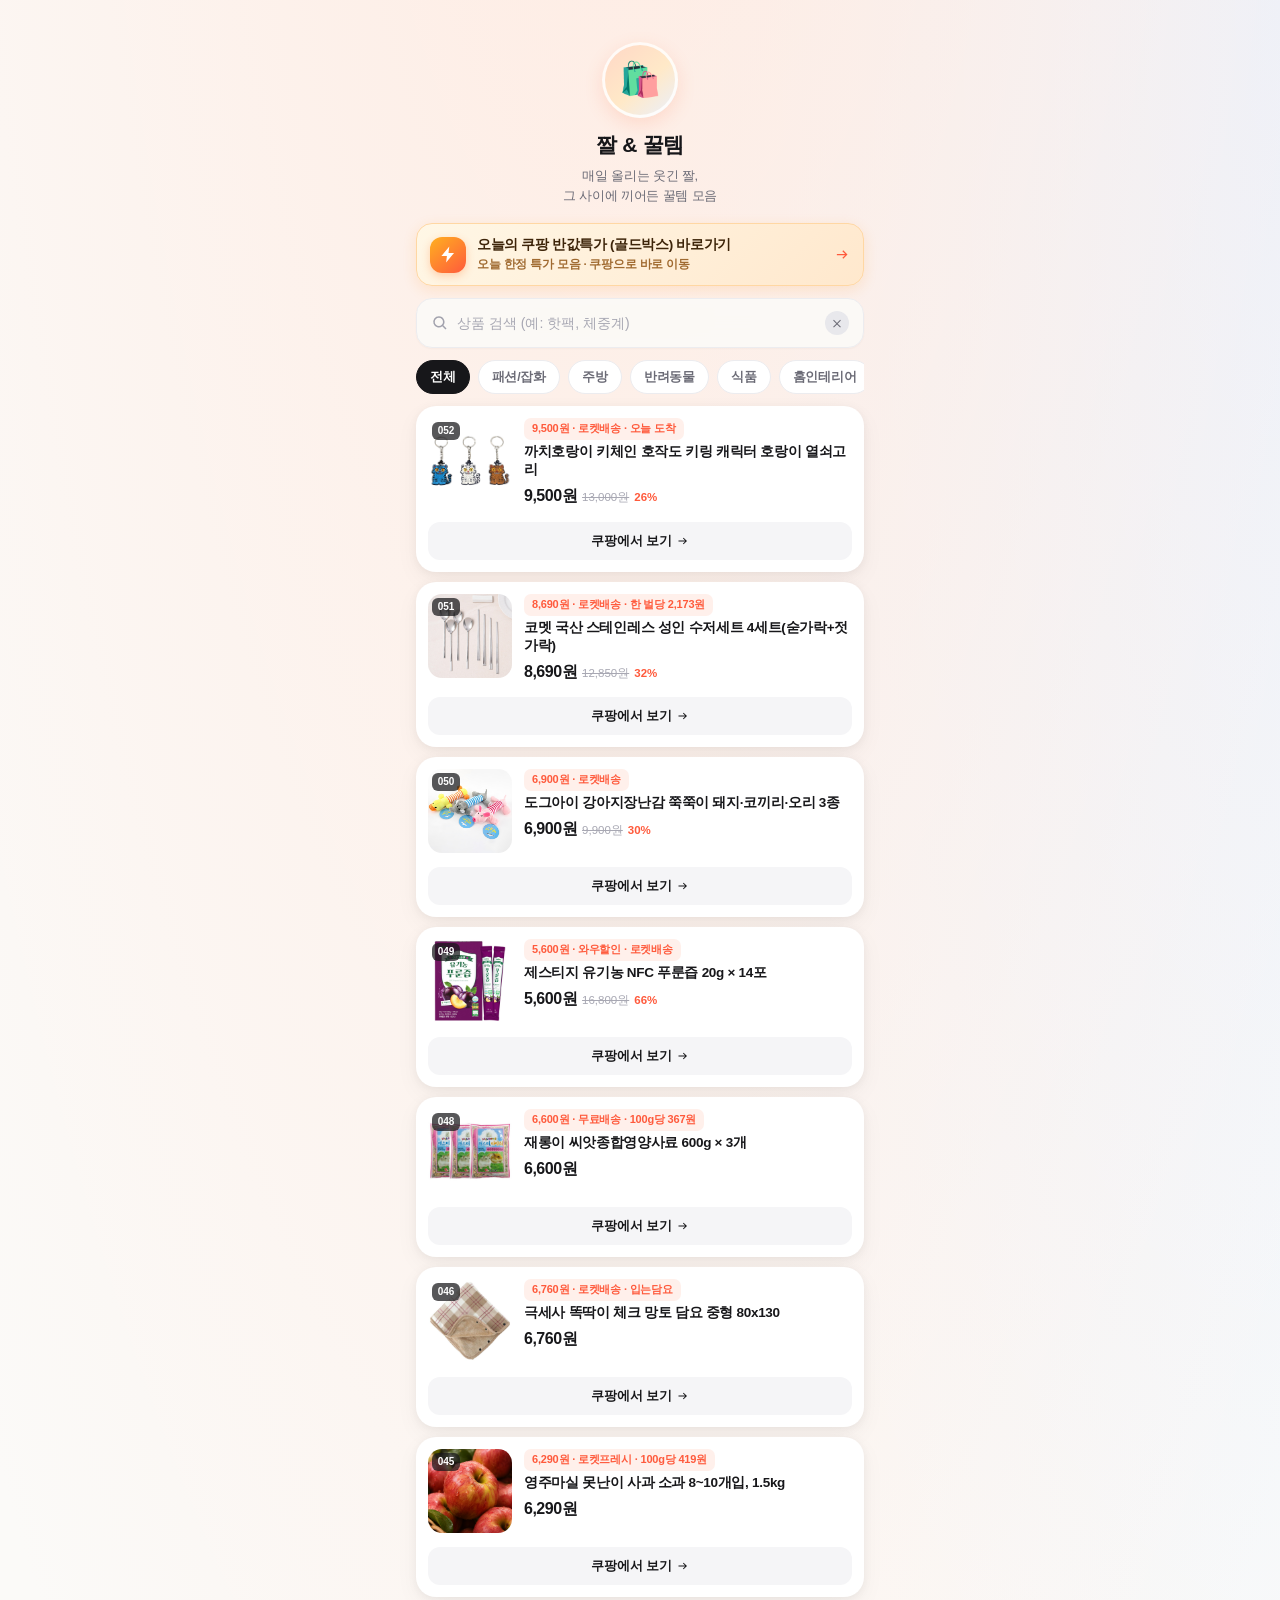
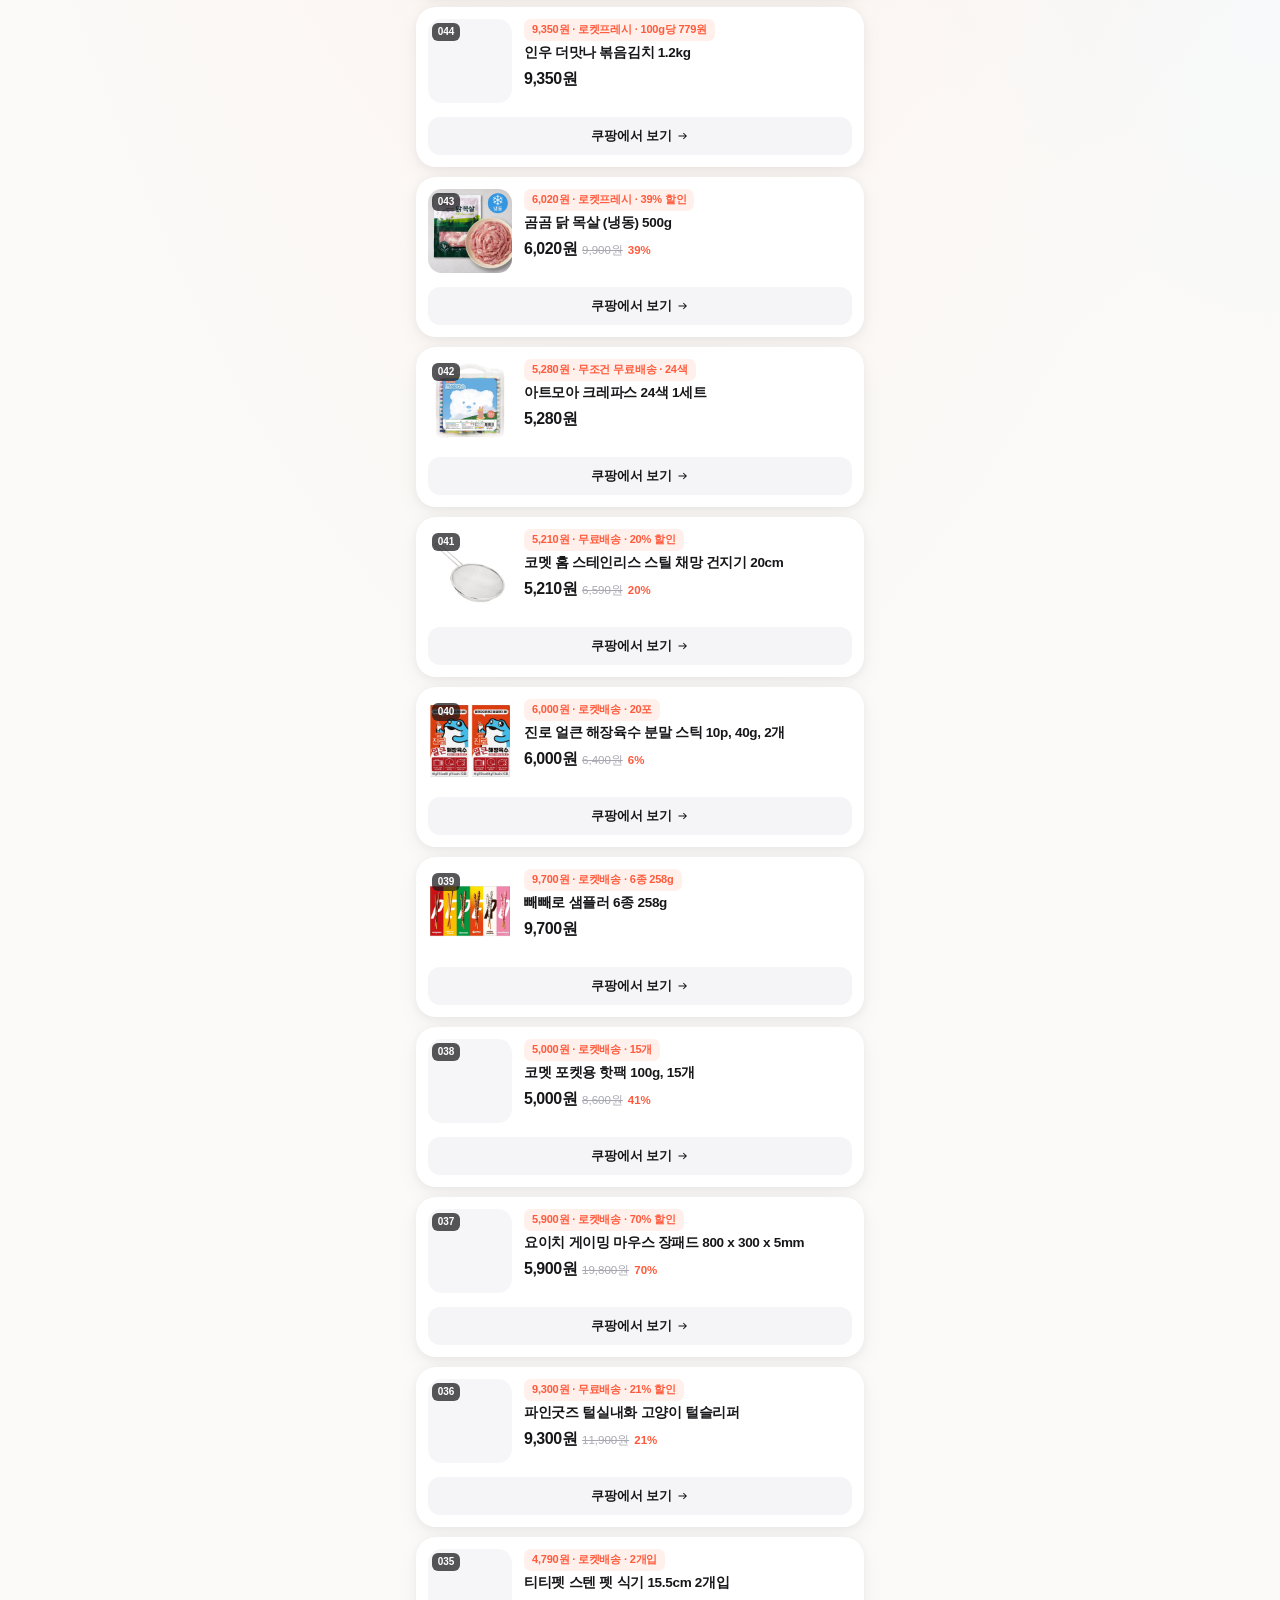
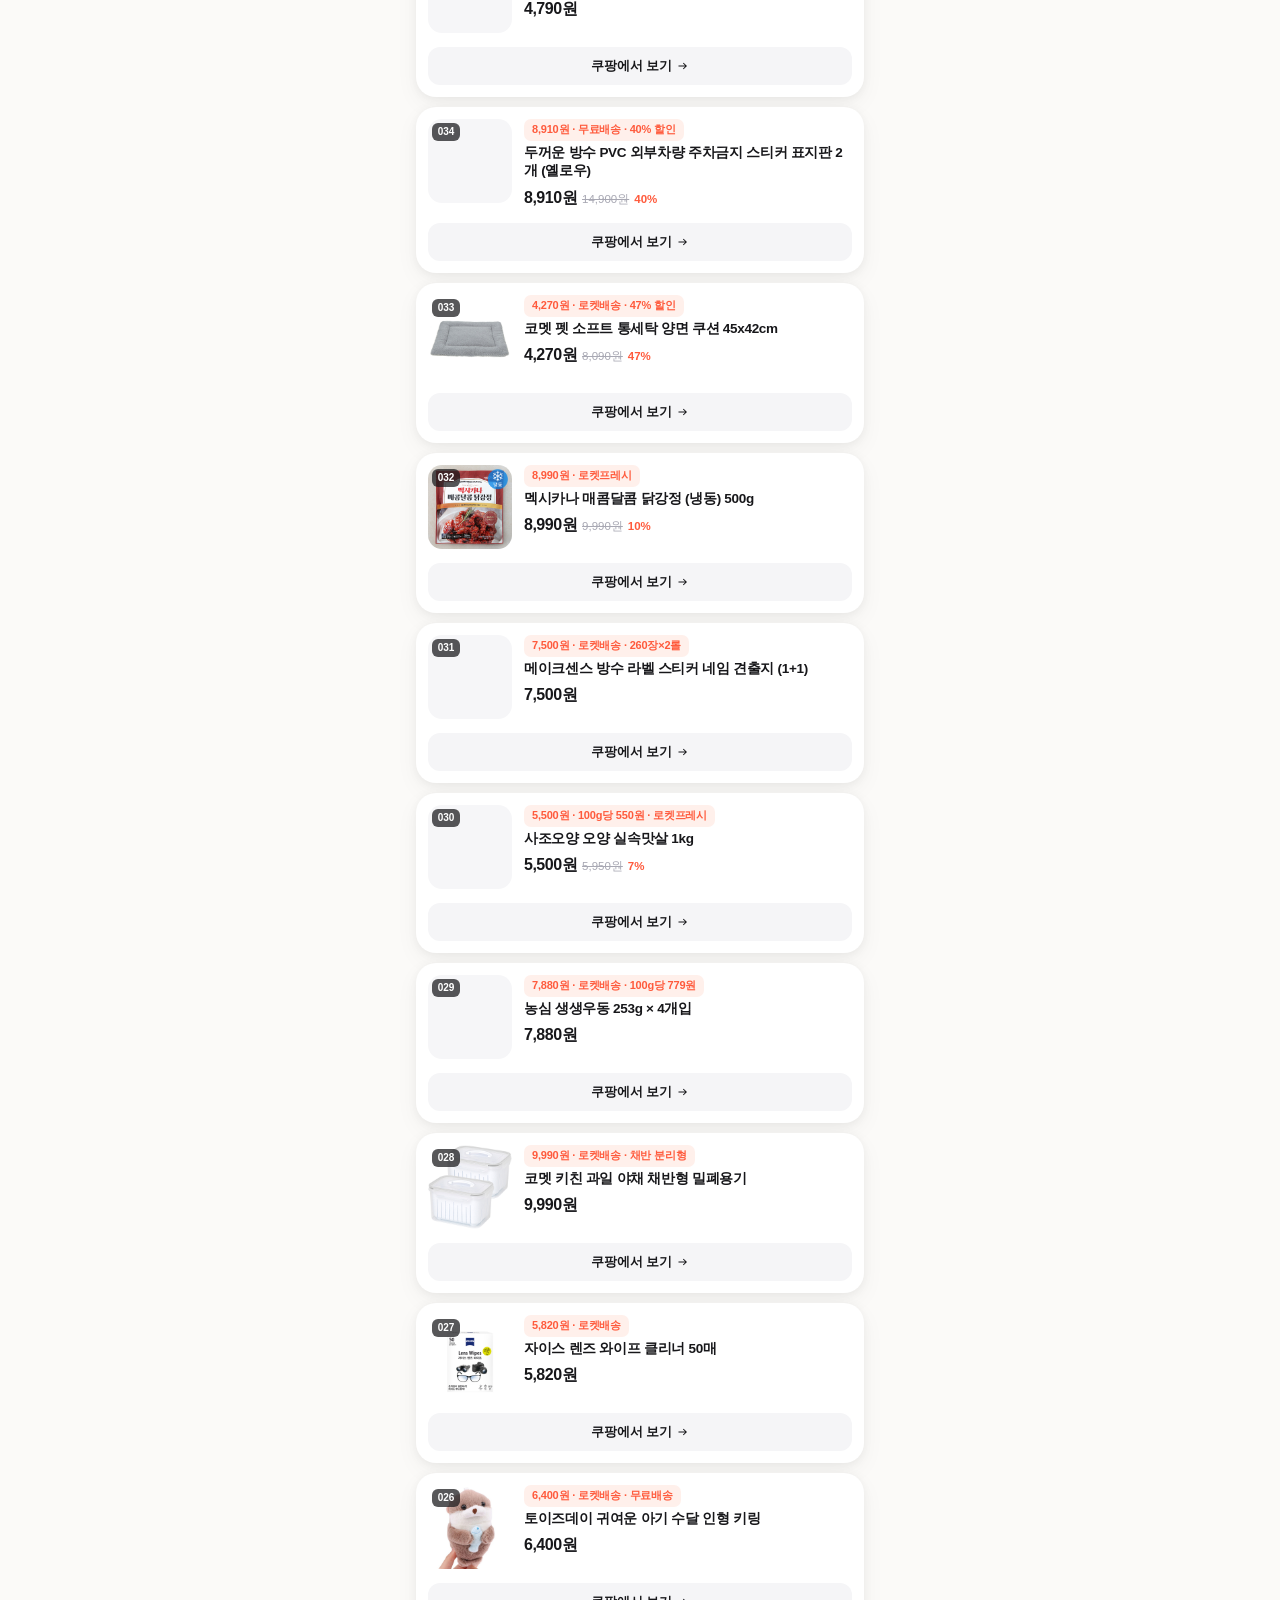
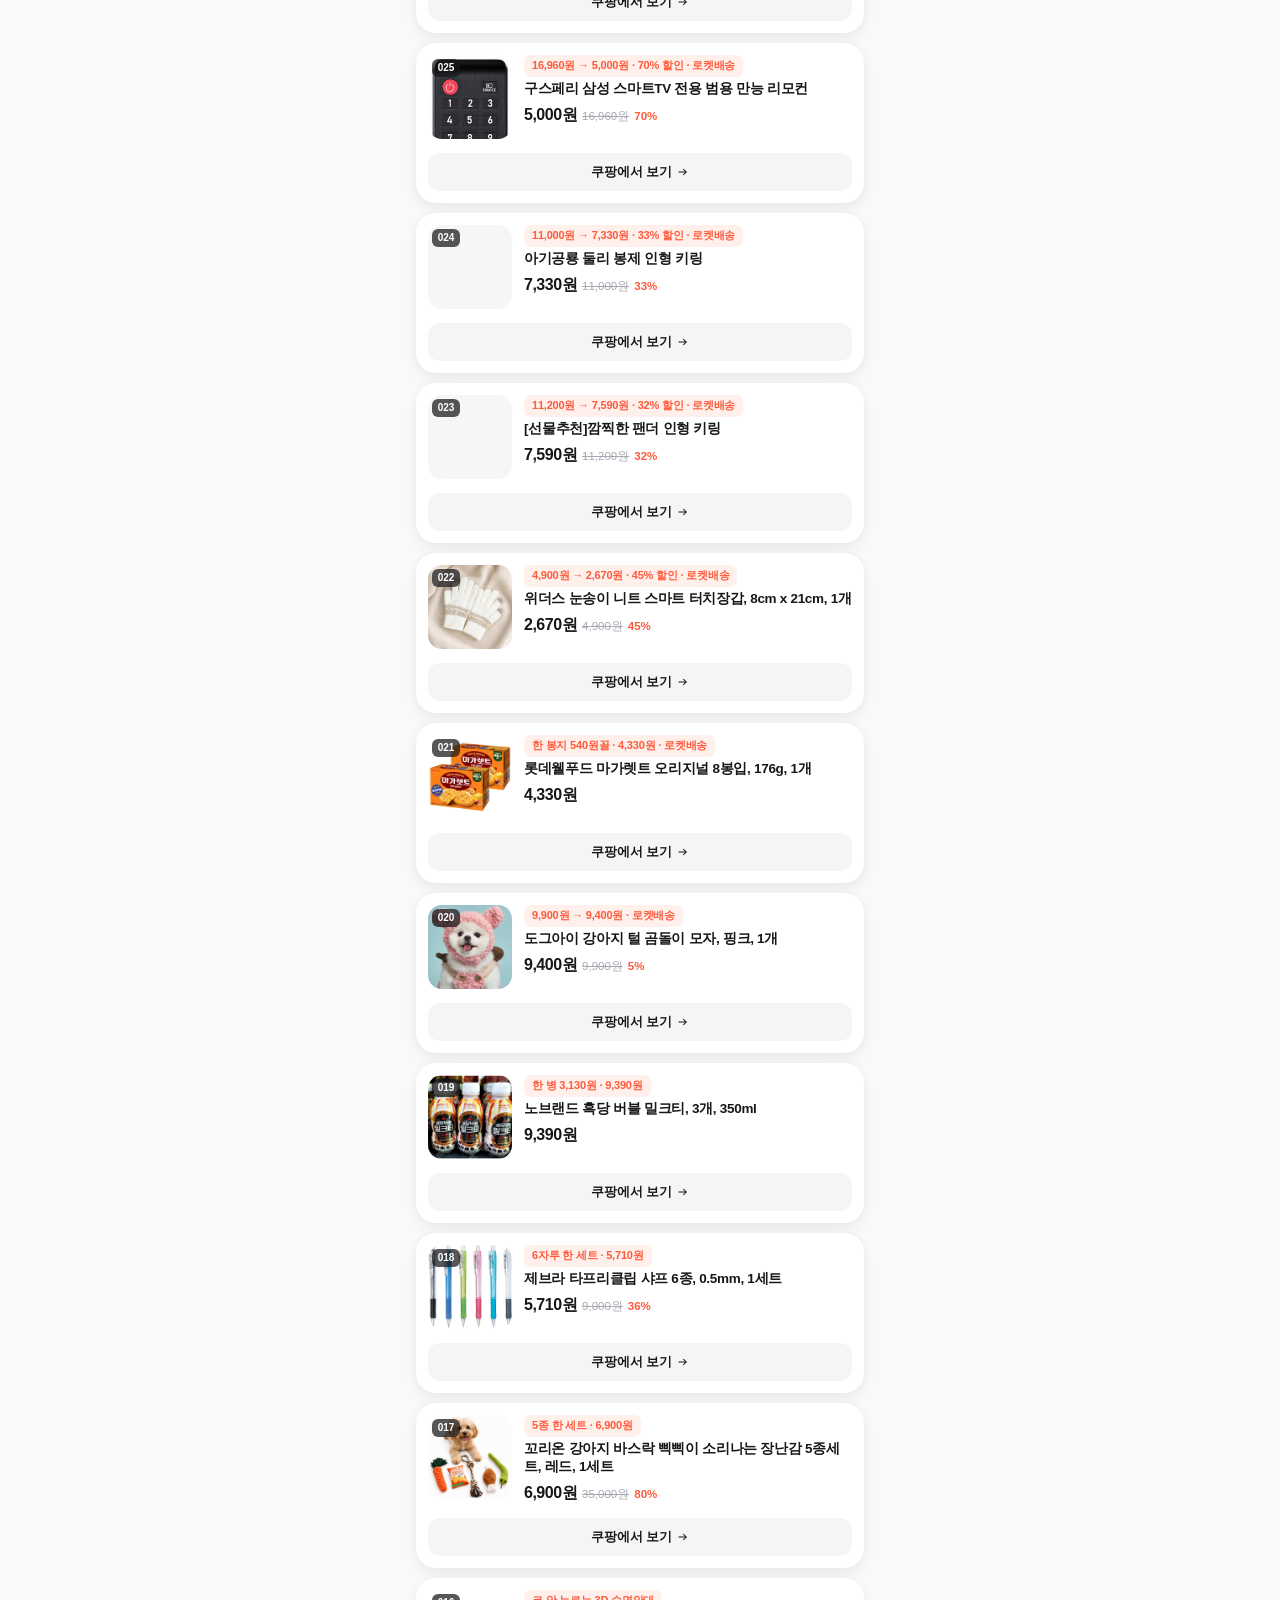
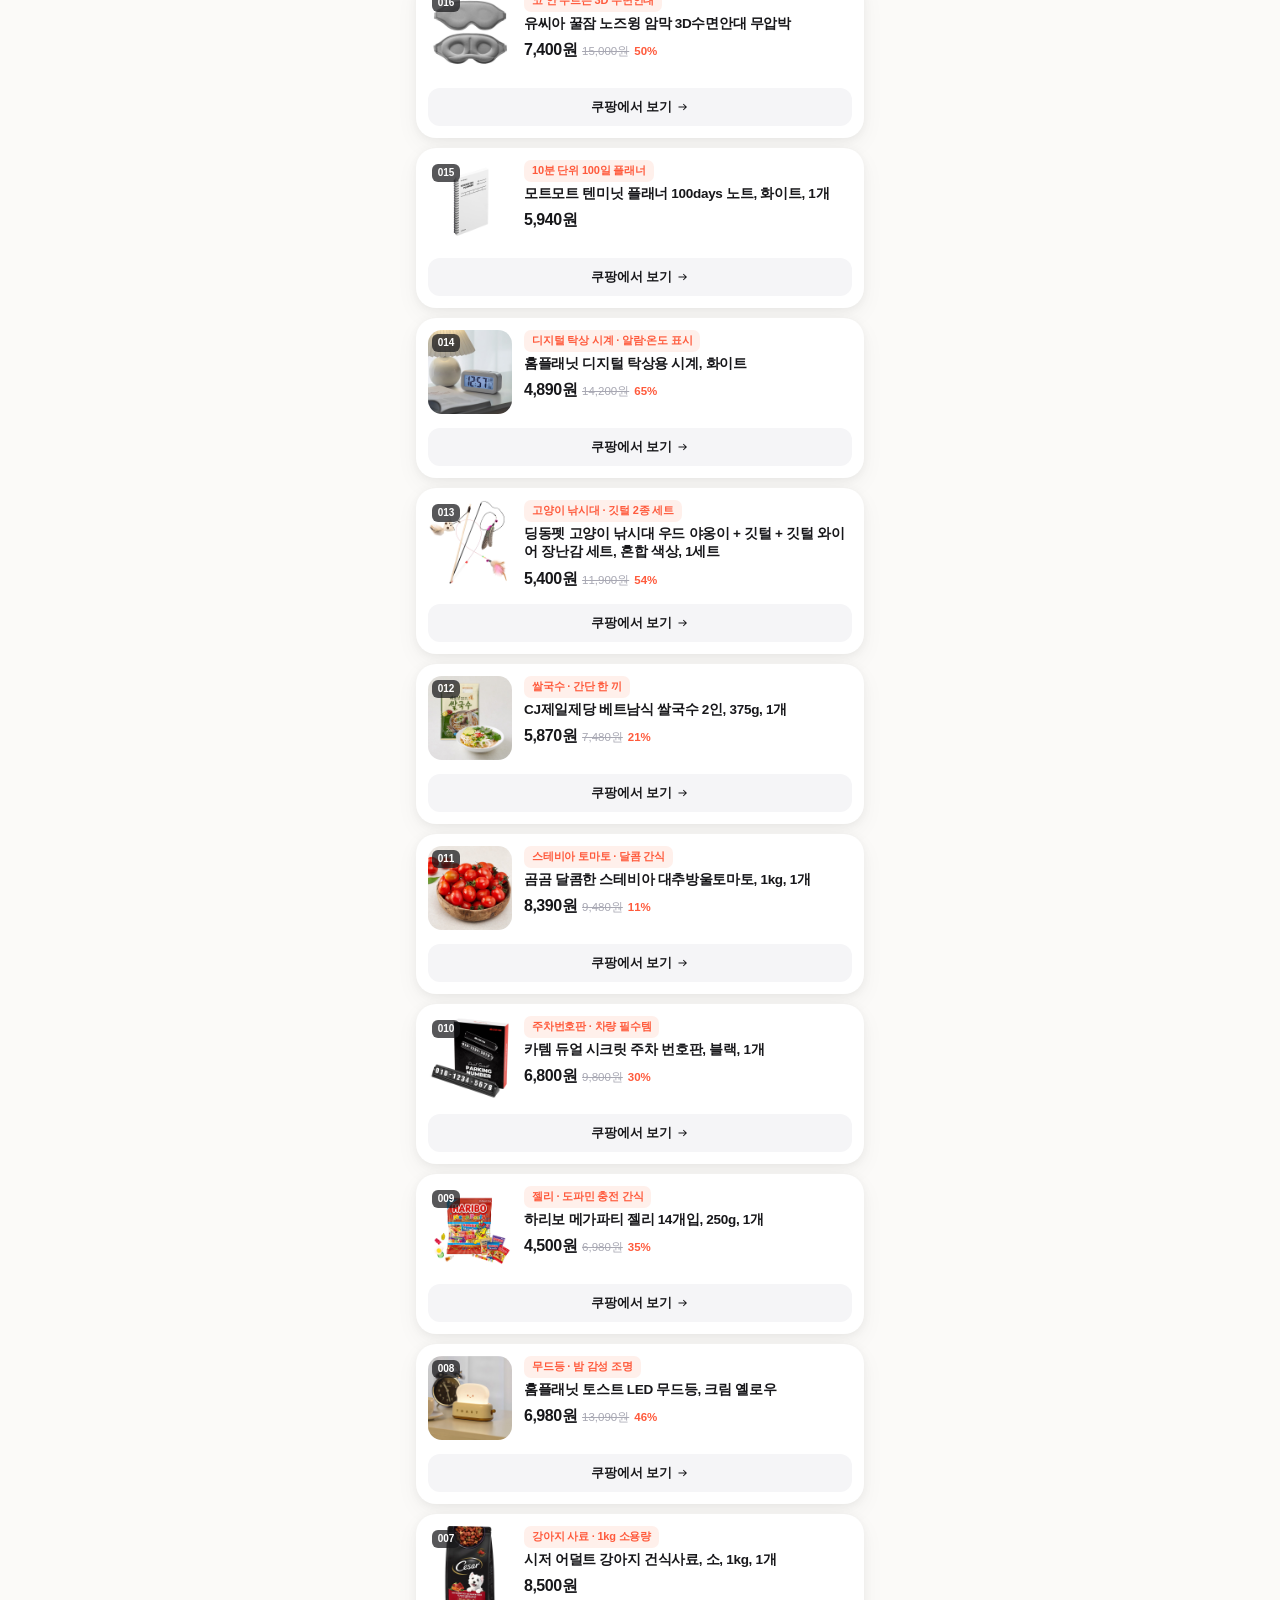
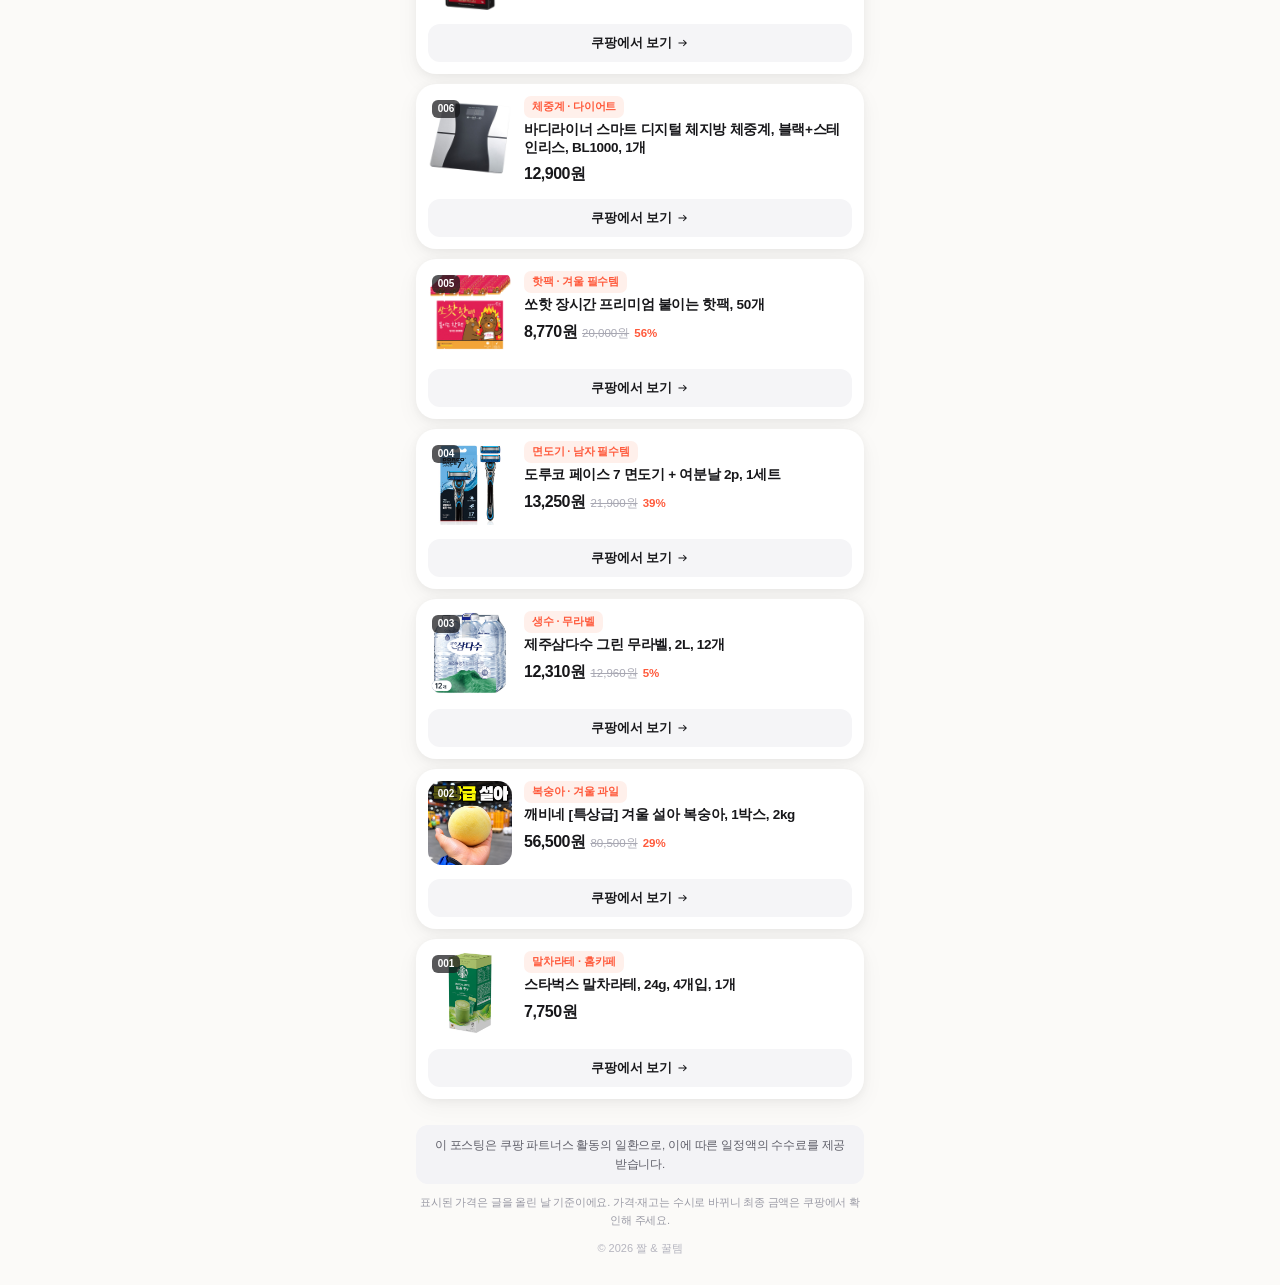
<file: index.html>
<!DOCTYPE html>
<html lang="ko">
<head>
<meta charset="utf-8">
<meta name="viewport" content="width=device-width, initial-scale=1, viewport-fit=cover">
<title>짤 &amp; 꿀템 | 매일 올리는 웃긴 짤, 그 사이 끼어든 꿀템</title>
<meta name="description" content="매일 올리는 웃긴 짤과 그 사이에 끼어든 저평가 꿀템 모음. 쿠팡 파트너스 링크로 바로 확인하세요.">
<meta name="theme-color" content="#ffffff">
<meta property="og:type" content="website">
<meta property="og:title" content="짤 &amp; 꿀템">
<meta property="og:description" content="매일 올리는 웃긴 짤, 그 사이에 끼어든 꿀템 모음">
<meta property="og:image" content="images/hotpack.jpg">
<link rel="icon" href="data:image/svg+xml,%3Csvg xmlns='http://www.w3.org/2000/svg' viewBox='0 0 100 100'%3E%3Ctext y='.9em' font-size='90'%3E%F0%9F%9B%92%3C/text%3E%3C/svg%3E">
<link rel="stylesheet" href="styles.css">
</head>
<body>
<div class="wrap">

  <header class="hero">
    <div class="avatar" aria-hidden="true"><span>🛍️</span></div>
    <h1>짤 &amp; 꿀템</h1>
    <p class="tagline">매일 올리는 웃긴 짤,<br>그 사이에 끼어든 꿀템 모음</p>
  </header>

  <a class="goldbox" href="https://link.coupang.com/a/iSCK0qDf3c" target="_blank" rel="noopener noreferrer">
    <span class="goldbox-ico" aria-hidden="true"><svg viewBox="0 0 24 24"><path d="M13 2 3 14h7l-1 8 10-12h-7l1-8Z"/></svg></span>
    <span class="goldbox-body">
      <span class="goldbox-title">오늘의 쿠팡 반값특가 (골드박스) 바로가기</span>
      <span class="goldbox-sub">오늘 한정 특가 모음 · 쿠팡으로 바로 이동</span>
    </span>
    <span class="goldbox-arrow" aria-hidden="true"><svg viewBox="0 0 24 24"><path d="M13.2 5.3 11.8 6.7l4.3 4.3H3v2h13.1l-4.3 4.3 1.4 1.4L20 12z"/></svg></span>
  </a>

  <div class="searchbar" role="search">
    <svg class="ico" viewBox="0 0 24 24" aria-hidden="true"><path d="M10.5 3a7.5 7.5 0 0 1 5.964 12.05l4.243 4.243-1.414 1.414-4.243-4.243A7.5 7.5 0 1 1 10.5 3Zm0 2a5.5 5.5 0 1 0 0 11 5.5 5.5 0 0 0 0-11Z"/></svg>
    <input id="q" type="search" inputmode="search" autocomplete="off" placeholder="상품 검색 (예: 핫팩, 체중계)" aria-label="상품 검색">
    <button id="clear" type="button" aria-label="검색어 지우기" hidden>
      <svg viewBox="0 0 24 24" aria-hidden="true"><path d="M18.3 5.71 12 12.01l-6.29-6.3-1.42 1.42 6.3 6.29-6.3 6.29 1.42 1.42 6.29-6.3 6.3 6.3 1.41-1.42-6.29-6.29 6.29-6.3z"/></svg>
    </button>
  </div>

  <nav class="chips" id="chips" aria-label="카테고리"></nav>

  <main>
    <div class="list" id="list">
      <div class="skeleton"></div>
      <div class="skeleton"></div>
      <div class="skeleton"></div>
    </div>
    <p class="state" id="state" hidden></p>
  </main>

  <footer>
    <p class="disclosure">이 포스팅은 쿠팡 파트너스 활동의 일환으로, 이에 따른 일정액의 수수료를 제공받습니다.</p>
    <p class="note">표시된 가격은 글을 올린 날 기준이에요. 가격·재고는 수시로 바뀌니 최종 금액은 쿠팡에서 확인해 주세요.</p>
    <p class="copy">© 2026 짤 &amp; 꿀템</p>
  </footer>

</div>
<script src="app.js"></script>
</body>
</html>
</file>
<file: styles.css>
/* 짤 & 꿀템 — 모바일 퍼스트 링크인바이오 */
:root{
  --bg:#fbfaf8;
  --card:#ffffff;
  --ink:#17171a;
  --sub:#6b6b76;
  --line:#ececef;
  --brand:#ff5a3c;
  --brand-soft:#fff0eb;
  --shadow:0 2px 10px rgba(23,23,26,.05), 0 8px 24px rgba(23,23,26,.045);
  --radius:20px;
}

*{box-sizing:border-box;-webkit-tap-highlight-color:transparent}

html{-webkit-text-size-adjust:100%}

body{
  margin:0;
  background:
    radial-gradient(120% 60% at 50% -10%, #ffe9df 0%, rgba(255,233,223,0) 60%),
    radial-gradient(90% 40% at 100% 0%, #eaf3ff 0%, rgba(234,243,255,0) 55%),
    var(--bg);
  background-repeat:no-repeat;
  color:var(--ink);
  font-family:-apple-system, BlinkMacSystemFont, "Apple SD Gothic Neo", "Pretendard",
    "Malgun Gothic", "맑은 고딕", "Noto Sans KR", "Segoe UI", Roboto, sans-serif;
  font-size:15px;
  line-height:1.45;
  -webkit-font-smoothing:antialiased;
}

.wrap{
  width:100%;
  max-width:480px;
  margin:0 auto;
  padding:max(28px, env(safe-area-inset-top)) 16px calc(28px + env(safe-area-inset-bottom));
}

/* ── 프로필 ── */
.hero{text-align:center;padding:14px 0 18px}
.avatar{
  width:76px;height:76px;margin:0 auto 12px;
  border-radius:50%;
  display:grid;place-items:center;
  background:linear-gradient(140deg,#ffd6c6 0%,#ffe9c8 55%,#e9f0ff 100%);
  box-shadow:0 6px 18px rgba(255,120,80,.18), inset 0 0 0 3px rgba(255,255,255,.85);
}
.avatar span{font-size:34px;line-height:1;transform:translateY(-1px)}
.hero h1{margin:0;font-size:21px;font-weight:800;letter-spacing:-.4px}
.tagline{margin:6px 0 0;font-size:13px;color:var(--sub);line-height:1.5;letter-spacing:-.2px}

/* ── 골드박스 배너 ── */
.goldbox{
  display:flex;align-items:center;gap:11px;
  margin:0 0 12px;padding:12px 13px;
  background:linear-gradient(135deg,#fff7e6 0%,#ffe8cd 100%);
  border:1px solid #ffd7a3;
  border-radius:16px;
  box-shadow:0 4px 14px rgba(255,150,40,.16);
  text-decoration:none;color:inherit;
  transition:transform .12s ease, box-shadow .12s ease;
}
.goldbox:active{transform:scale(.985);box-shadow:0 2px 8px rgba(255,150,40,.14)}
.goldbox:hover{border-color:#ffc27a}
.goldbox-ico{
  flex:none;width:36px;height:36px;border-radius:12px;
  display:grid;place-items:center;font-size:18px;line-height:1;
  background:linear-gradient(140deg,#ffb020 0%,#ff5a3c 100%);
  box-shadow:0 3px 8px rgba(255,120,40,.3);
}
.goldbox-ico svg{display:block;width:19px;height:19px;fill:#fff}
.goldbox-body{flex:1;min-width:0;display:flex;flex-direction:column;gap:2px}
.goldbox-title{
  font-size:13.5px;font-weight:800;letter-spacing:-.35px;line-height:1.3;
  color:#3d2409;
}
.goldbox-sub{font-size:11.5px;font-weight:600;letter-spacing:-.2px;color:#a06a30}
.goldbox-arrow{flex:none;width:15px;height:15px;color:var(--brand)}
.goldbox-arrow svg{display:block;width:100%;height:100%;fill:currentColor}

/* ── 검색 ── */
.searchbar{
  position:sticky;top:0;z-index:10;
  display:flex;align-items:center;gap:8px;
  margin:0 0 10px;
  padding:8px 14px;
  background:rgba(251,250,248,.9);
  -webkit-backdrop-filter:saturate(180%) blur(12px);
  backdrop-filter:saturate(180%) blur(12px);
  border:1px solid var(--line);
  border-radius:16px;
  box-shadow:0 1px 2px rgba(23,23,26,.03);
}
.searchbar .ico{width:18px;height:18px;fill:#a2a2ad;flex:none}
.searchbar input{
  flex:1;min-width:0;border:0;outline:0;background:transparent;
  font:inherit;font-size:14px;color:var(--ink);
  padding:6px 0;
}
.searchbar input::placeholder{color:#a8a8b3}
.searchbar input::-webkit-search-cancel-button{display:none}
.searchbar button{
  flex:none;width:24px;height:24px;padding:0;border:0;border-radius:50%;
  background:#e8e8ec;cursor:pointer;display:grid;place-items:center;
}
.searchbar button svg{width:12px;height:12px;fill:#6b6b76}

/* ── 카테고리 칩 ── */
.chips{
  display:flex;gap:8px;overflow-x:auto;padding:2px 0 12px;
  scrollbar-width:none;-ms-overflow-style:none;
}
.chips::-webkit-scrollbar{display:none}
.chip{
  flex:none;border:1px solid var(--line);background:#fff;color:var(--sub);
  font:inherit;font-size:12.5px;font-weight:600;letter-spacing:-.2px;
  padding:7px 13px;border-radius:999px;cursor:pointer;
  transition:background .15s, color .15s, border-color .15s;
}
.chip[aria-pressed="true"]{
  background:var(--ink);border-color:var(--ink);color:#fff;
}

/* ── 상품 카드 ── */
.list{display:flex;flex-direction:column;gap:10px}

.card{
  display:grid;grid-template-columns:84px 1fr;gap:12px;
  padding:12px;
  background:var(--card);
  border-radius:var(--radius);
  box-shadow:var(--shadow);
  text-decoration:none;color:inherit;
  transition:transform .12s ease, box-shadow .12s ease;
}
.card:active{transform:scale(.985);box-shadow:0 1px 6px rgba(23,23,26,.06)}

.thumb{
  width:84px;height:84px;border-radius:14px;overflow:hidden;
  background:#f6f6f8;display:grid;place-items:center;position:relative;
}
.thumb .no{
  position:absolute;top:4px;left:4px;
  min-width:28px;height:18px;padding:0 5px;
  display:grid;place-items:center;
  border-radius:6px;
  background:rgba(23,23,26,.72);color:#fff;
  font-size:10px;font-weight:800;letter-spacing:0;line-height:1;
}
.thumb img{width:100%;height:100%;object-fit:cover;display:block}
.thumb .ph{font-size:30px;opacity:.6}

.body{min-width:0;display:flex;flex-direction:column;gap:3px}
.tag{
  align-self:flex-start;
  max-width:100%;
  font-size:11px;font-weight:700;letter-spacing:-.2px;
  color:var(--brand);background:var(--brand-soft);
  padding:3px 8px;border-radius:7px;
  overflow:hidden;text-overflow:ellipsis;white-space:nowrap;
}
.name{
  margin:0;font-size:13.5px;font-weight:600;line-height:1.35;letter-spacing:-.3px;
  display:-webkit-box;-webkit-line-clamp:2;-webkit-box-orient:vertical;overflow:hidden;
}
.name .name-no{color:var(--brand);font-weight:800}
.price{display:flex;align-items:baseline;gap:5px;flex-wrap:wrap;margin-top:2px}
.price b{font-size:16px;font-weight:800;letter-spacing:-.5px}
.price s{font-size:11.5px;color:#a8a8b3}
.price .off{font-size:11.5px;font-weight:800;color:var(--brand)}

.cta{
  grid-column:1 / -1;
  display:flex;align-items:center;justify-content:center;gap:5px;
  margin-top:2px;height:38px;border-radius:12px;
  background:#f5f5f7;color:var(--ink);
  font-size:12.5px;font-weight:700;letter-spacing:-.2px;
  transition:background .15s,color .15s;
}
.card:active .cta, .card:hover .cta{background:var(--brand-soft);color:var(--brand)}
.cta svg{width:12px;height:12px;fill:currentColor}

/* ── 상태 ── */
.state{
  margin:26px 0 0;text-align:center;font-size:13px;color:var(--sub);line-height:1.6;
}
.skeleton{
  height:132px;border-radius:var(--radius);background:#fff;
  box-shadow:var(--shadow);position:relative;overflow:hidden;
}
.skeleton::after{
  content:"";position:absolute;inset:0;
  background:linear-gradient(90deg,transparent,rgba(0,0,0,.035),transparent);
  transform:translateX(-100%);animation:sh 1.2s infinite;
}
@keyframes sh{100%{transform:translateX(100%)}}

/* ── 푸터 ── */
footer{margin-top:26px;text-align:center}
.disclosure{
  margin:0 0 10px;padding:11px 13px;
  font-size:11.5px;line-height:1.6;color:#5f5f69;letter-spacing:-.2px;
  background:#f3f3f6;border-radius:12px;
}
.note{margin:0 0 12px;font-size:11px;line-height:1.6;color:#9a9aa5;letter-spacing:-.2px}
.copy{margin:0;font-size:11px;color:#b5b5bf}

@media (prefers-color-scheme: dark){
  :root{
    --bg:#101014; --card:#1a1a20; --ink:#f2f2f5; --sub:#a0a0ad;
    --line:#2a2a33; --brand-soft:#33201c; --shadow:0 2px 10px rgba(0,0,0,.4);
  }
  body{background:radial-gradient(120% 60% at 50% -10%, #2a1d18 0%, rgba(0,0,0,0) 60%), var(--bg)}
  .searchbar{background:rgba(16,16,20,.88)}
  .searchbar input::placeholder{color:#6f6f7d}
  .searchbar button{background:#2e2e38}
  .searchbar button svg{fill:#a0a0ad}
  .chip{background:var(--card);color:var(--sub)}
  .chip[aria-pressed="true"]{background:#f2f2f5;border-color:#f2f2f5;color:#101014}
  .thumb{background:#22222a}
  .cta{background:#26262f}
  .disclosure{background:#1e1e25;color:#a8a8b4}
  .goldbox{
    background:linear-gradient(135deg,#2c2417 0%,#2a1d18 100%);
    border-color:#4a3a24;
    box-shadow:0 4px 14px rgba(0,0,0,.35);
  }
  .goldbox:hover{border-color:#6b5433}
  .goldbox-title{color:#ffe6bd}
  .goldbox-sub{color:#c8a273}
}
</file>
